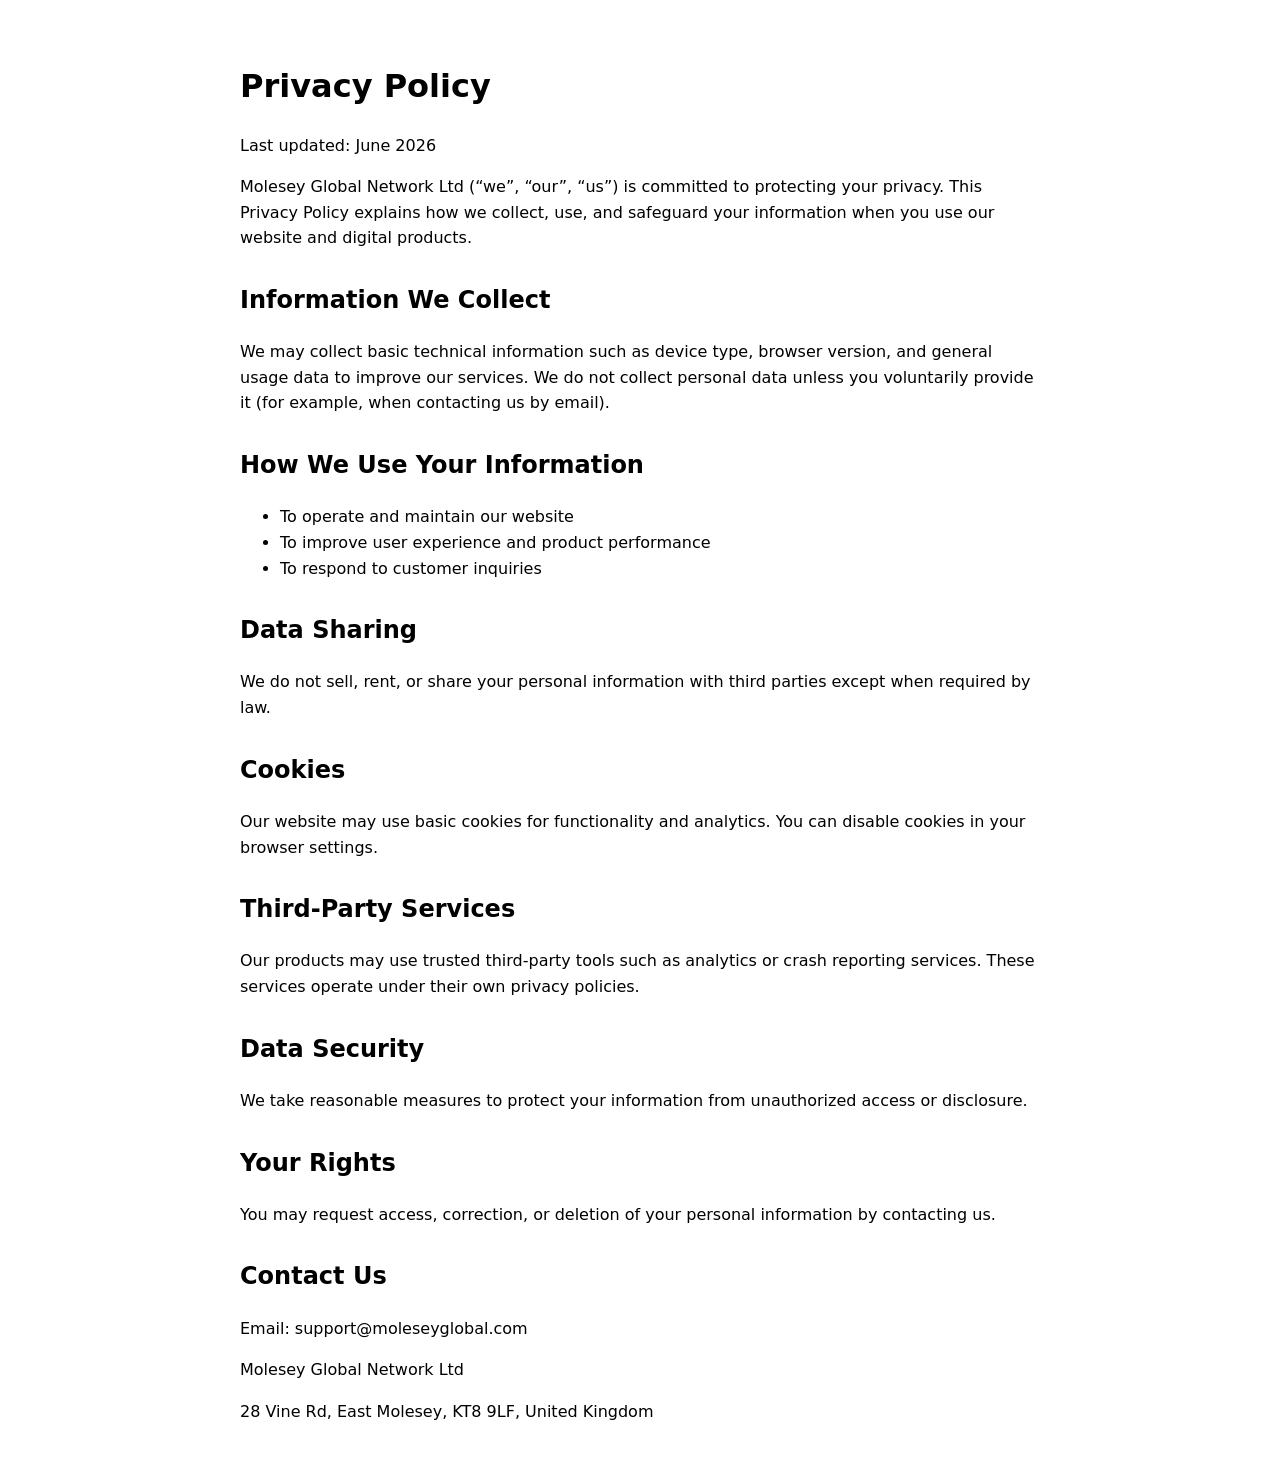
<file: privacy.html>
<!DOCTYPE html>
<html lang="en">
<head>
    <meta charset="UTF-8">
    <meta name="viewport" content="width=device-width, initial-scale=1.0">
    <title>Privacy Policy – Molesey Global Network Ltd</title>
    <style>
        body { font-family: system-ui, sans-serif; max-width: 800px; margin: auto; padding: 40px; line-height: 1.6; }
        h1 { font-size: 2rem; margin-bottom: 20px; }
        h2 { margin-top: 30px; }
    </style>
</head>
<body>

<h1>Privacy Policy</h1>
<p>Last updated: June 2026</p>

<p>Molesey Global Network Ltd (“we”, “our”, “us”) is committed to protecting your privacy. 
This Privacy Policy explains how we collect, use, and safeguard your information when you use our website and digital products.</p>

<h2>Information We Collect</h2>
<p>We may collect basic technical information such as device type, browser version, and general usage data to improve our services. 
We do not collect personal data unless you voluntarily provide it (for example, when contacting us by email).</p>

<h2>How We Use Your Information</h2>
<ul>
    <li>To operate and maintain our website</li>
    <li>To improve user experience and product performance</li>
    <li>To respond to customer inquiries</li>
</ul>

<h2>Data Sharing</h2>
<p>We do not sell, rent, or share your personal information with third parties except when required by law.</p>

<h2>Cookies</h2>
<p>Our website may use basic cookies for functionality and analytics. You can disable cookies in your browser settings.</p>

<h2>Third‑Party Services</h2>
<p>Our products may use trusted third‑party tools such as analytics or crash reporting services. These services operate under their own privacy policies.</p>

<h2>Data Security</h2>
<p>We take reasonable measures to protect your information from unauthorized access or disclosure.</p>

<h2>Your Rights</h2>
<p>You may request access, correction, or deletion of your personal information by contacting us.</p>

<h2>Contact Us</h2>
<p>Email: support@moleseyglobal.com</p>
<p>Molesey Global Network Ltd</p>
<p>28 Vine Rd, East Molesey, KT8 9LF, United Kingdom</p>

</body>
</html>
</file>
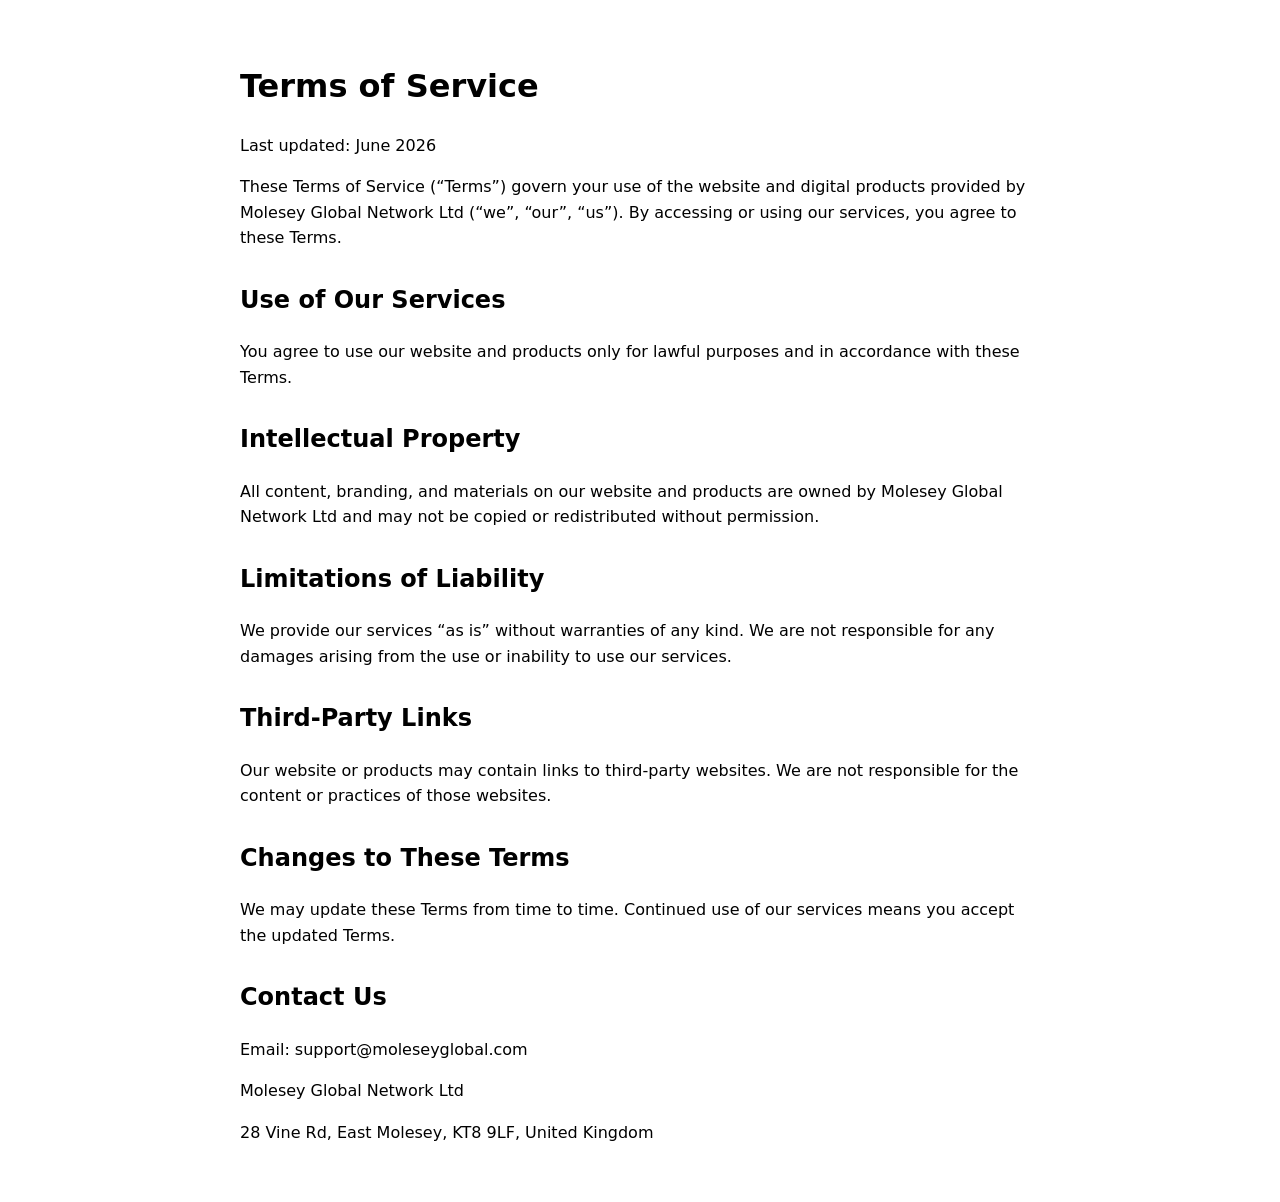
<file: terms.html>
<!DOCTYPE html>
<html lang="en">
<head>
    <meta charset="UTF-8">
    <meta name="viewport" content="width=device-width, initial-scale=1.0">
    <title>Terms of Service – Molesey Global Network Ltd</title>
    <style>
        body { font-family: system-ui, sans-serif; max-width: 800px; margin: auto; padding: 40px; line-height: 1.6; }
        h1 { font-size: 2rem; margin-bottom: 20px; }
        h2 { margin-top: 30px; }
    </style>
</head>
<body>

<h1>Terms of Service</h1>
<p>Last updated: June 2026</p>

<p>These Terms of Service (“Terms”) govern your use of the website and digital products provided by Molesey Global Network Ltd (“we”, “our”, “us”). 
By accessing or using our services, you agree to these Terms.</p>

<h2>Use of Our Services</h2>
<p>You agree to use our website and products only for lawful purposes and in accordance with these Terms.</p>

<h2>Intellectual Property</h2>
<p>All content, branding, and materials on our website and products are owned by Molesey Global Network Ltd and may not be copied or redistributed without permission.</p>

<h2>Limitations of Liability</h2>
<p>We provide our services “as is” without warranties of any kind. We are not responsible for any damages arising from the use or inability to use our services.</p>

<h2>Third‑Party Links</h2>
<p>Our website or products may contain links to third‑party websites. We are not responsible for the content or practices of those websites.</p>

<h2>Changes to These Terms</h2>
<p>We may update these Terms from time to time. Continued use of our services means you accept the updated Terms.</p>

<h2>Contact Us</h2>
<p>Email: support@moleseyglobal.com</p>
<p>Molesey Global Network Ltd</p>
<p>28 Vine Rd, East Molesey, KT8 9LF, United Kingdom</p>

</body>
</html>
</file>
